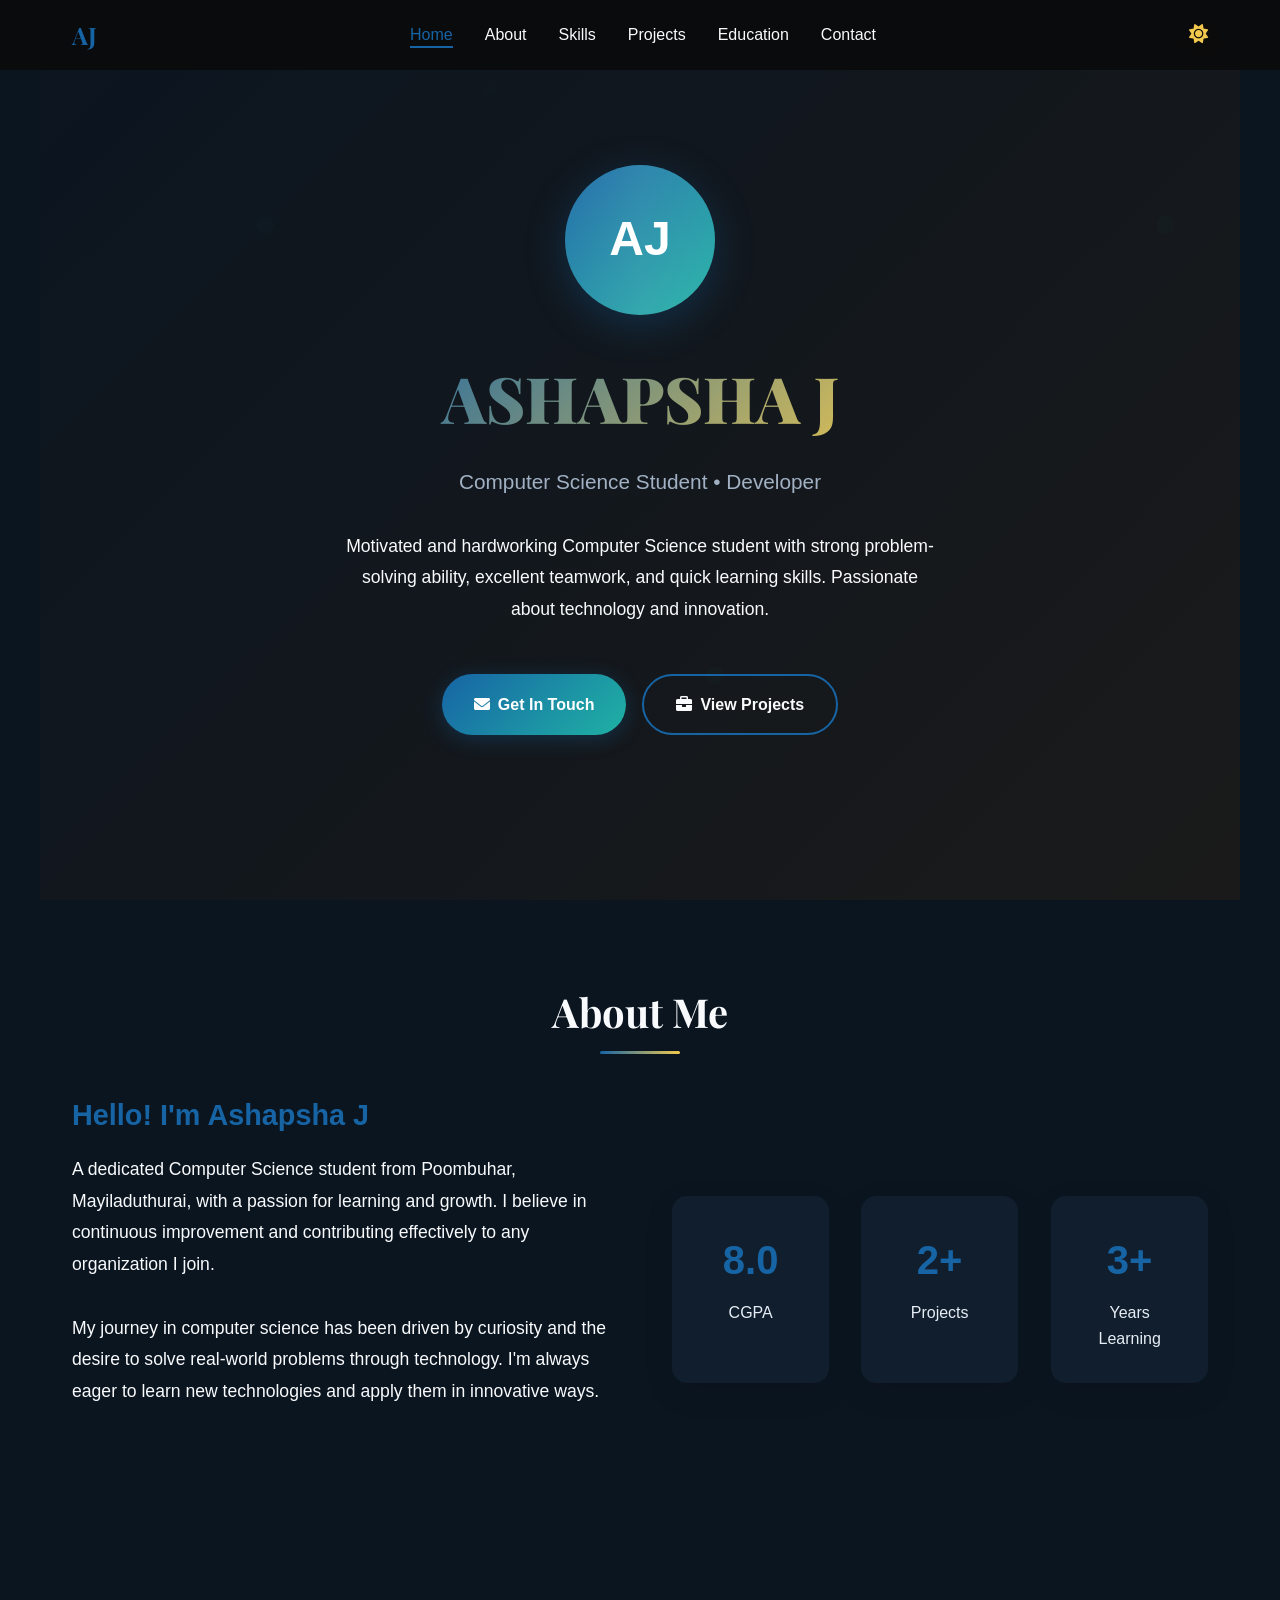
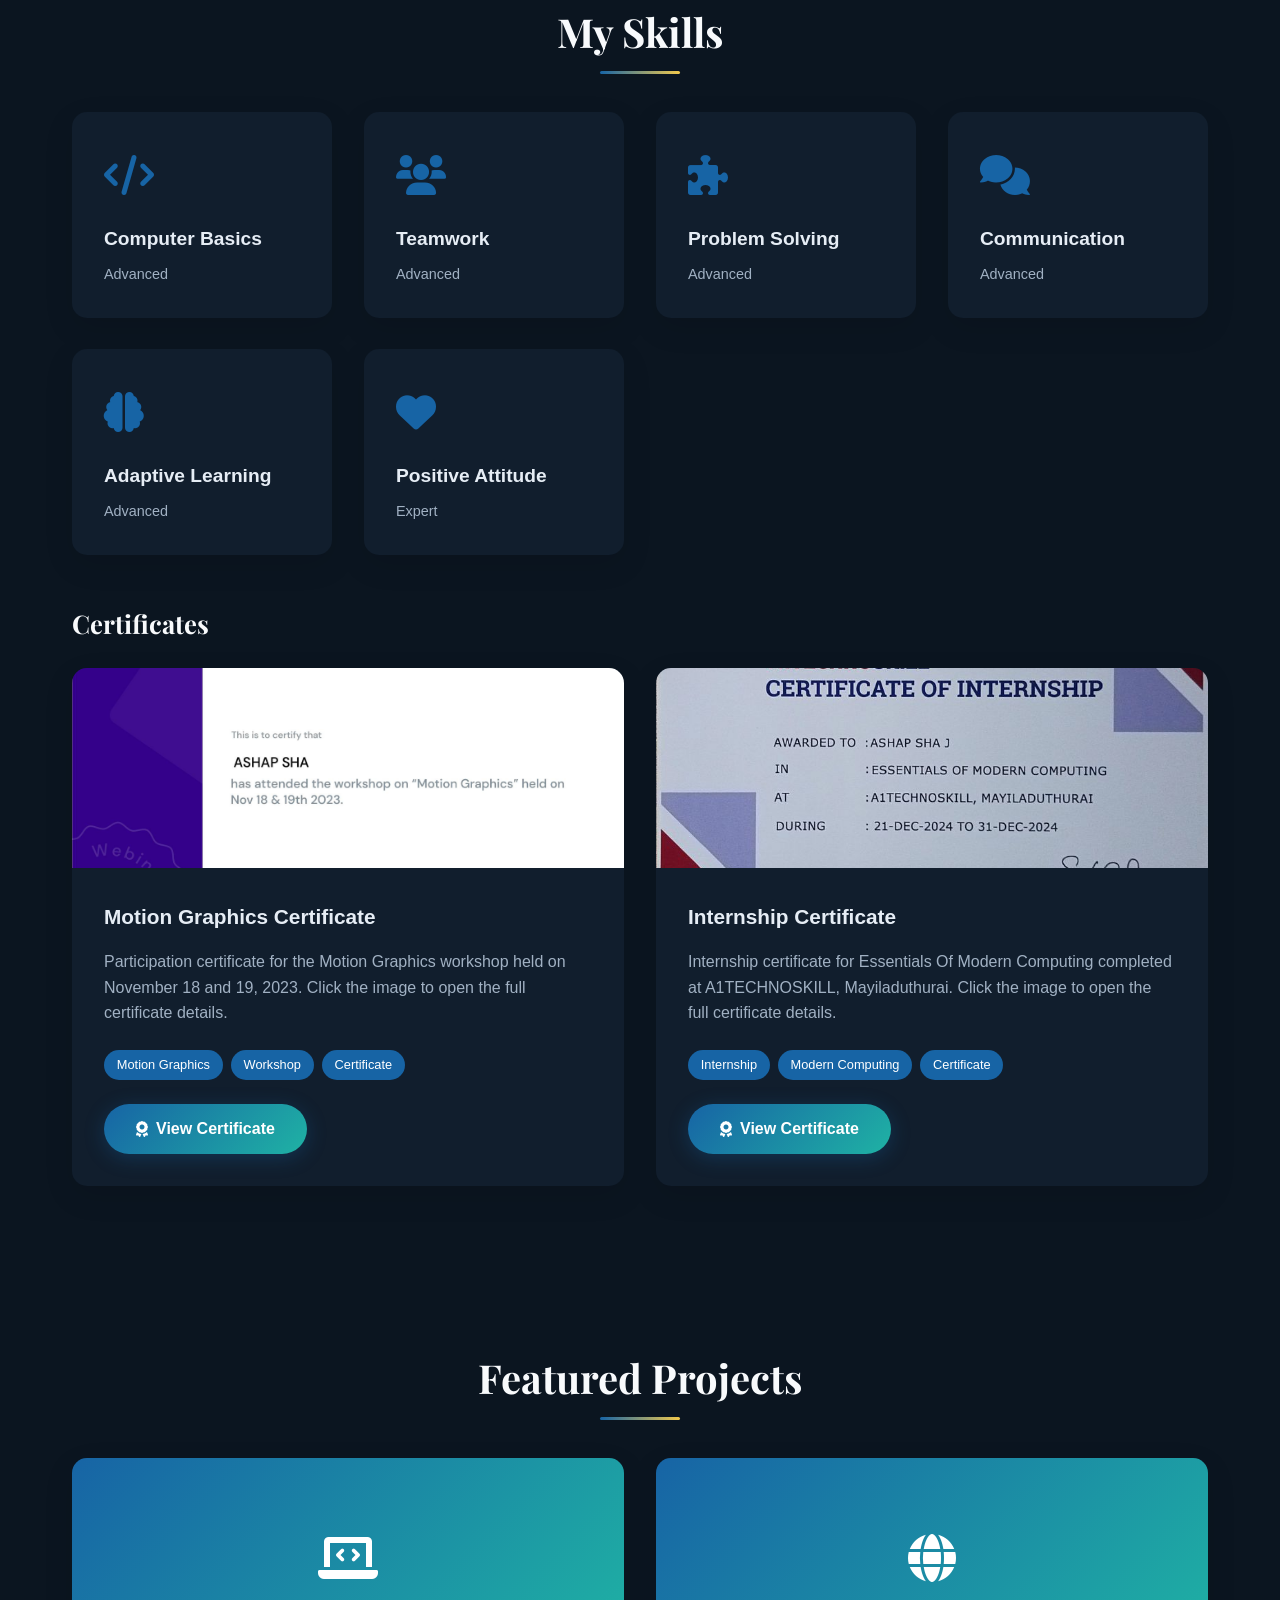
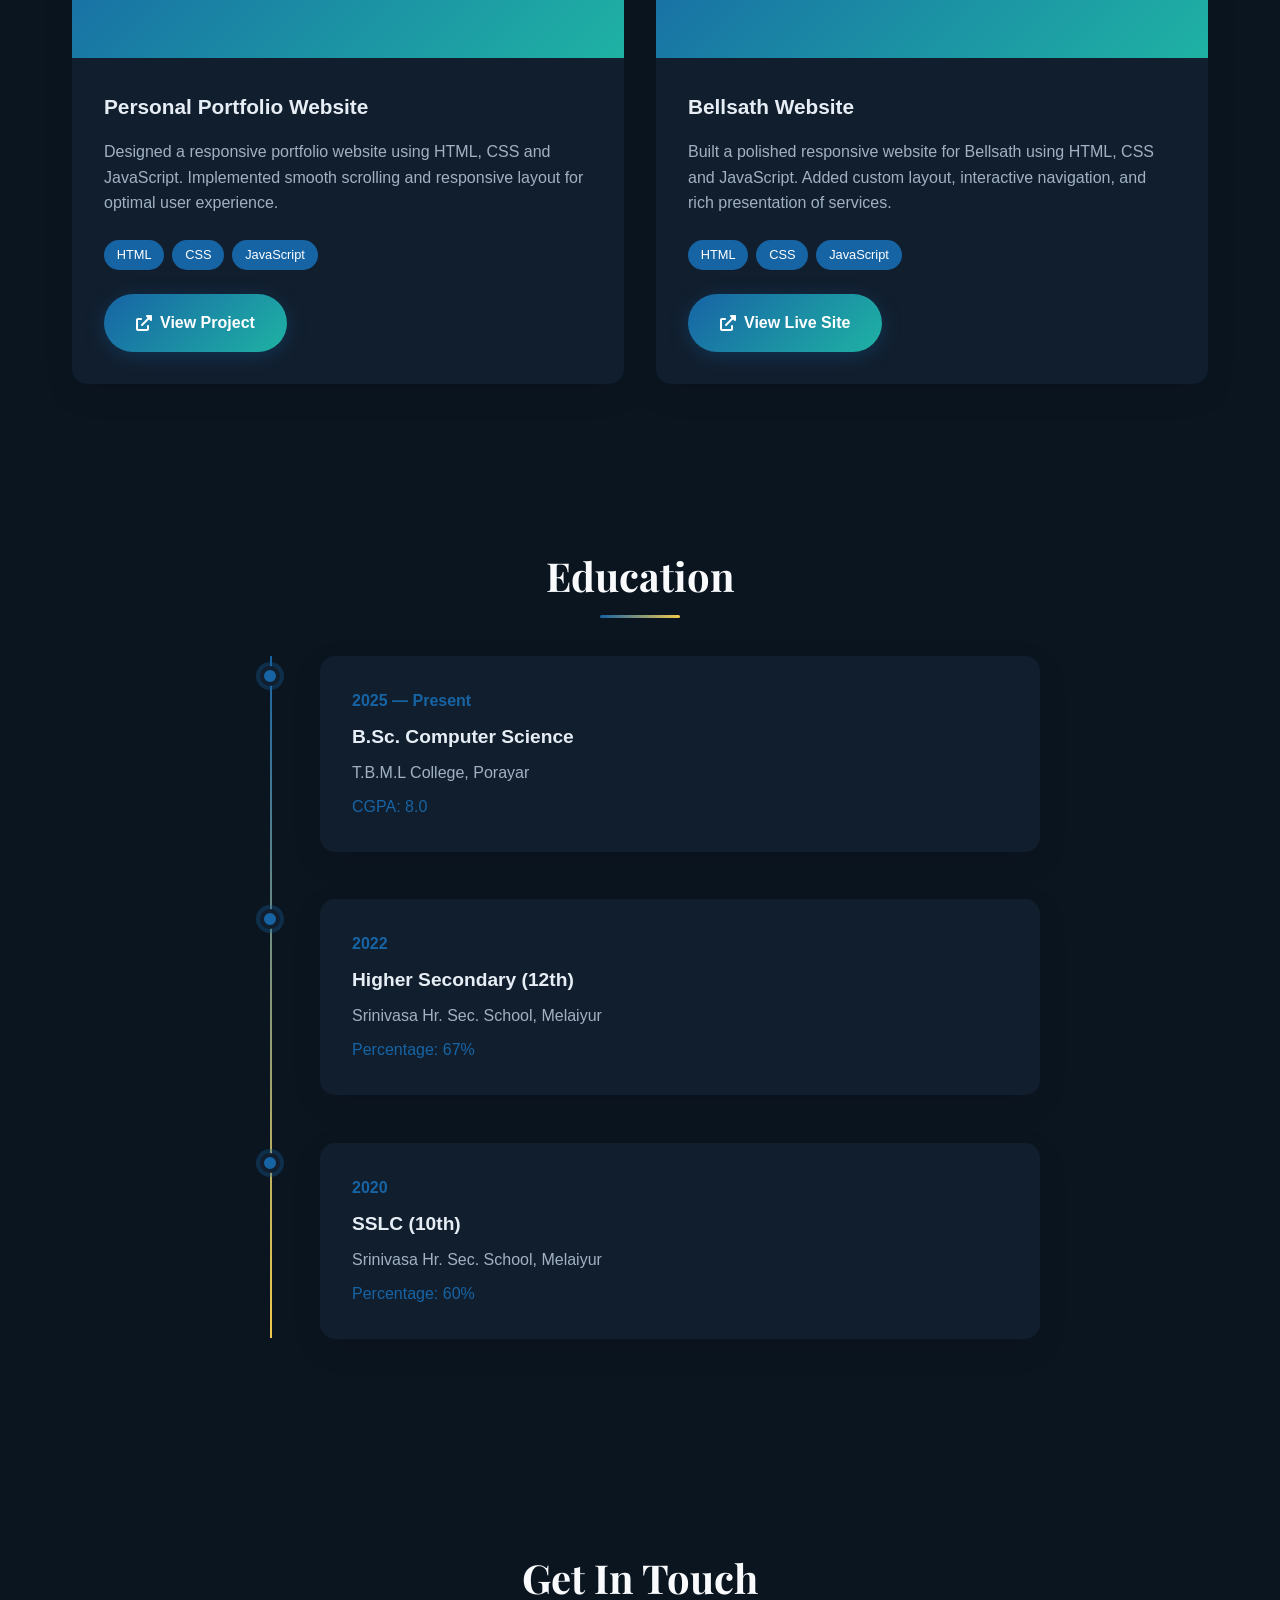
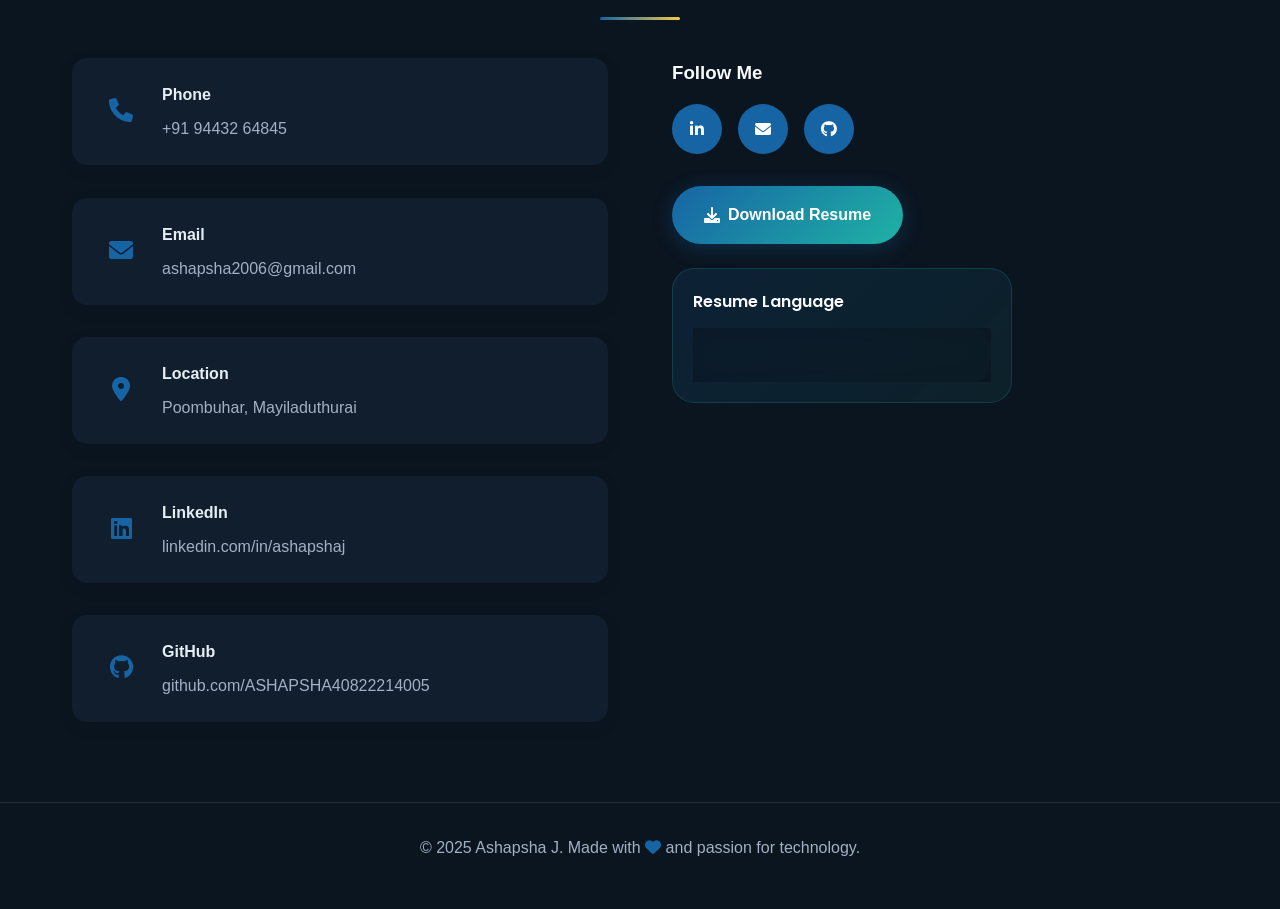
<file: Index.html>
﻿<!doctype html>
<html lang="en" data-theme="dark">
<head>
  <meta charset="utf-8" />
  <meta name="viewport" content="width=device-width, initial-scale=1" />
  <title>Ashapsha Portfolio</title>
  <meta name="description" content="Ashapsha portfolio website. MERN stack developer, projects, skills, and contact information." />
  <meta name="keywords" content="Ashapsha, web developer, portfolio, JavaScript, React, Node.js" />
  <meta name="author" content="Ashapsha" />
  <link href="https://fonts.googleapis.com/css2?family=Poppins:wght@300;400;500;600;700;800&family=Playfair+Display:wght@400;700&display=swap" rel="stylesheet">
  <link rel="stylesheet" href="https://cdnjs.cloudflare.com/ajax/libs/font-awesome/6.0.0/css/all.min.css">
  <link rel="stylesheet" href="styles.css">
</head>
<body>
  <!-- Navigation -->
  <nav id="navbar">
    <div class="nav-container">
      <div class="logo">AJ</div>
      <button
        class="menu-toggle"
        id="menuToggle"
        type="button"
        aria-label="Open navigation menu"
        aria-expanded="false"
        aria-controls="primaryNavigation"
      >
        <span></span>
        <span></span>
        <span></span>
      </button>
      <ul class="nav-links" id="primaryNavigation">
        <li><a href="#home" class="active" data-i18n="nav.home">Home</a></li>
        <li><a href="#about" data-i18n="nav.about">About</a></li>
        <li><a href="#skills" data-i18n="nav.skills">Skills</a></li>
        <li><a href="#projects" data-i18n="nav.projects">Projects</a></li>
        <li><a href="#education" data-i18n="nav.education">Education</a></li>
        <li><a href="#contact" data-i18n="nav.contact">Contact</a></li>
      </ul>
      <div class="nav-actions">
        <button class="theme-toggle" id="themeToggle">
          <i class="fas fa-moon"></i>
        </button>
      </div>
    </div>
  </nav>

  <!-- Hero Section -->
  <section id="home" class="hero">
    <div class="hero-content">
      <div class="hero-avatar">AJ</div>
      <h1>ASHAPSHA J</h1>
      <div class="hero-subtitle" data-i18n="hero.subtitle">Computer Science Student • Developer</div>
      <p class="hero-description" data-i18n="hero.description">
        Motivated and hardworking Computer Science student with strong problem-solving ability,
        excellent teamwork, and quick learning skills. Passionate about technology and innovation.
      </p>
      <div class="hero-buttons">
        <a href="#contact" class="btn btn-primary">
          <i class="fas fa-envelope"></i> <span data-i18n="hero.ctaContact">Get In Touch</span>
        </a>
        <a href="#projects" class="btn btn-secondary">
          <i class="fas fa-briefcase"></i> <span data-i18n="hero.ctaProjects">View Projects</span>
        </a>
      </div>
    </div>
  </section>

  <!-- About Section -->
  <section id="about" class="fade-in">
    <h2 class="section-title" data-i18n="about.title">About Me</h2>
    <div class="about-content">
      <div class="about-text">
        <h3 data-i18n="about.heading">Hello! I'm Ashapsha J</h3>
        <p data-i18n="about.p1">
          A dedicated Computer Science student from Poombuhar, Mayiladuthurai, with a passion for
          learning and growth. I believe in continuous improvement and contributing effectively to
          any organization I join.
        </p>
        <p data-i18n="about.p2">
          My journey in computer science has been driven by curiosity and the desire to solve
          real-world problems through technology. I'm always eager to learn new technologies
          and apply them in innovative ways.
        </p>
      </div>
      <div class="stats">
        <div class="stat-card">
          <div class="stat-number">8.0</div>
          <div class="stat-label" data-i18n="about.stats.cgpa">CGPA</div>
        </div>
        <div class="stat-card">
          <div class="stat-number">2+</div>
          <div class="stat-label" data-i18n="about.stats.projects">Projects</div>
        </div>
        <div class="stat-card">
          <div class="stat-number">3+</div>
          <div class="stat-label" data-i18n="about.stats.learning">Years Learning</div>
        </div>
      </div>
    </div>
  </section>

  <!-- Skills Section -->
  <section id="skills" class="fade-in">
    <h2 class="section-title" data-i18n="skills.title">My Skills</h2>
    <div class="skills-grid">
      <div class="skill-card">
        <div class="skill-icon"><i class="fas fa-code"></i></div>
        <div class="skill-name" data-i18n="skills.items.basics.name">Computer Basics</div>
        <div class="skill-level" data-i18n="skills.items.basics.level">Advanced</div>
      </div>
      <div class="skill-card">
        <div class="skill-icon"><i class="fas fa-users"></i></div>
        <div class="skill-name" data-i18n="skills.items.teamwork.name">Teamwork</div>
        <div class="skill-level" data-i18n="skills.items.teamwork.level">Advanced</div>
      </div>
      <div class="skill-card">
        <div class="skill-icon"><i class="fas fa-puzzle-piece"></i></div>
        <div class="skill-name" data-i18n="skills.items.problemSolving.name">Problem Solving</div>
        <div class="skill-level" data-i18n="skills.items.problemSolving.level">Advanced</div>
      </div>
      <div class="skill-card">
        <div class="skill-icon"><i class="fas fa-comments"></i></div>
        <div class="skill-name" data-i18n="skills.items.communication.name">Communication</div>
        <div class="skill-level" data-i18n="skills.items.communication.level">Advanced</div>
      </div>
      <div class="skill-card">
        <div class="skill-icon"><i class="fas fa-brain"></i></div>
        <div class="skill-name" data-i18n="skills.items.adaptive.name">Adaptive Learning</div>
        <div class="skill-level" data-i18n="skills.items.adaptive.level">Advanced</div>
      </div>
      <div class="skill-card">
        <div class="skill-icon"><i class="fas fa-heart"></i></div>
        <div class="skill-name" data-i18n="skills.items.positive.name">Positive Attitude</div>
        <div class="skill-level" data-i18n="skills.items.positive.level">Expert</div>
      </div>
    </div>
    <div class="certificates-section">
      <h3 class="certificates-title" data-i18n="certificates.title">Certificates</h3>
      <div class="projects-grid certificates-grid">
        <div class="project-card certificate-card">
          <button
            type="button"
            class="project-image project-image-button"
            id="certificatePreview"
            aria-label="Open Motion Graphics certificate details"
            data-certificate-open
            data-certificate-image="motion-graphics-certificate.jpg"
            data-certificate-image-alt="Motion Graphics certificate full view"
            data-certificate-label-key="certificates.motion.label"
            data-certificate-title-key="certificates.motion.title"
            data-certificate-text-key="certificates.motion.modalText"
            data-certificate-name="Ashapsha J"
            data-certificate-event-key="certificates.motion.event"
            data-certificate-date="November 18-19, 2023"
            data-certificate-issued="GUVI / Zen Class"
            data-certificate-recognition-key="certificates.motion.recognition"
          >
            <img src="motion-graphics-certificate.jpg" alt="Motion Graphics certificate for Ashapsha J">
          </button>
          <div class="project-content">
            <h3 class="project-title" data-i18n="certificates.motion.cardTitle">Motion Graphics Certificate</h3>
            <p class="project-description" data-i18n="certificates.motion.cardDescription">
              Participation certificate for the Motion Graphics workshop held on November 18 and 19, 2023.
              Click the image to open the full certificate details.
            </p>
            <div class="project-tech">
              <span class="tech-tag" data-i18n="certificates.motion.tag1">Motion Graphics</span>
              <span class="tech-tag" data-i18n="certificates.motion.tag2">Workshop</span>
              <span class="tech-tag" data-i18n="certificates.common.tagCertificate">Certificate</span>
            </div>
            <button
              type="button"
              class="btn btn-primary"
              data-certificate-open
              data-certificate-image="motion-graphics-certificate.jpg"
              data-certificate-image-alt="Motion Graphics certificate full view"
              data-certificate-label-key="certificates.motion.label"
              data-certificate-title-key="certificates.motion.title"
              data-certificate-text-key="certificates.motion.modalText"
              data-certificate-name="Ashapsha J"
              data-certificate-event-key="certificates.motion.event"
              data-certificate-date="November 18-19, 2023"
              data-certificate-issued="GUVI / Zen Class"
              data-certificate-recognition-key="certificates.motion.recognition"
            >
              <i class="fas fa-award"></i> <span data-i18n="certificates.common.view">View Certificate</span>
            </button>
          </div>
        </div>
        <div class="project-card certificate-card">
          <button
            type="button"
            class="project-image project-image-button"
            aria-label="Open internship certificate details"
            data-certificate-open
            data-certificate-image="aitechnoskill-internship-certificate.png"
            data-certificate-image-alt="AITECHNOSKILL internship certificate full view"
            data-certificate-label-key="certificates.internship.label"
            data-certificate-title-key="certificates.internship.title"
            data-certificate-text-key="certificates.internship.modalText"
            data-certificate-name="Ashap Sha J"
            data-certificate-event-key="certificates.internship.event"
            data-certificate-date="December 21-31, 2024"
            data-certificate-issued="A1TECHNOSKILL, Mayiladuthurai"
            data-certificate-recognition-key="certificates.internship.recognition"
          >
            <img src="aitechnoskill-internship-certificate.png" alt="AITECHNOSKILL internship certificate for Ashap Sha J">
          </button>
          <div class="project-content">
            <h3 class="project-title" data-i18n="certificates.internship.cardTitle">Internship Certificate</h3>
            <p class="project-description" data-i18n="certificates.internship.cardDescription">
              Internship certificate for Essentials Of Modern Computing completed at A1TECHNOSKILL, Mayiladuthurai.
              Click the image to open the full certificate details.
            </p>
            <div class="project-tech">
              <span class="tech-tag" data-i18n="certificates.internship.tag1">Internship</span>
              <span class="tech-tag" data-i18n="certificates.internship.tag2">Modern Computing</span>
              <span class="tech-tag" data-i18n="certificates.common.tagCertificate">Certificate</span>
            </div>
            <button
              type="button"
              class="btn btn-primary"
              data-certificate-open
              data-certificate-image="aitechnoskill-internship-certificate.png"
              data-certificate-image-alt="AITECHNOSKILL internship certificate full view"
              data-certificate-label-key="certificates.internship.label"
              data-certificate-title-key="certificates.internship.title"
              data-certificate-text-key="certificates.internship.modalText"
              data-certificate-name="Ashap Sha J"
              data-certificate-event-key="certificates.internship.event"
              data-certificate-date="December 21-31, 2024"
              data-certificate-issued="A1TECHNOSKILL, Mayiladuthurai"
              data-certificate-recognition-key="certificates.internship.recognition"
            >
              <i class="fas fa-award"></i> <span data-i18n="certificates.common.view">View Certificate</span>
            </button>
          </div>
        </div>
      </div>
    </div>
  </section>

  <!-- Projects Section -->
  <section id="projects" class="fade-in">
    <h2 class="section-title" data-i18n="projects.title">Featured Projects</h2>
    <div class="projects-grid">
      <div class="project-card">
        <div class="project-image">
          <i class="fas fa-laptop-code"></i>
        </div>
        <div class="project-content">
          <h3 class="project-title" data-i18n="projects.portfolio.title">Personal Portfolio Website</h3>
          <p class="project-description" data-i18n="projects.portfolio.description">
            Designed a responsive portfolio website using HTML, CSS and JavaScript.
            Implemented smooth scrolling and responsive layout for optimal user experience.
          </p>
          <div class="project-tech">
            <span class="tech-tag">HTML</span>
            <span class="tech-tag">CSS</span>
            <span class="tech-tag">JavaScript</span>
          </div>
          <a href="#" class="btn btn-primary">
            <i class="fas fa-external-link-alt"></i> <span data-i18n="projects.portfolio.cta">View Project</span>
          </a>
        </div>
      </div>
      <div class="project-card">
        <div class="project-image">
          <i class="fas fa-globe"></i>
        </div>
        <div class="project-content">
          <h3 class="project-title" data-i18n="projects.bellsath.title">Bellsath Website</h3>
          <p class="project-description" data-i18n="projects.bellsath.description">
            Built a polished responsive website for Bellsath using HTML, CSS and JavaScript.
            Added custom layout, interactive navigation, and rich presentation of services.
          </p>
          <div class="project-tech">
            <span class="tech-tag">HTML</span>
            <span class="tech-tag">CSS</span>
            <span class="tech-tag">JavaScript</span>
          </div>
          <a href="https://bellsath.netlify.app/" target="_blank" rel="noreferrer" class="btn btn-primary">
            <i class="fas fa-external-link-alt"></i> <span data-i18n="projects.bellsath.cta">View Live Site</span>
          </a>
        </div>
      </div>
    </div>
  </section>

  <!-- Education Section -->
  <section id="education" class="fade-in">
    <h2 class="section-title" data-i18n="education.title">Education</h2>
    <div class="education-timeline">
      <div class="education-item">
        <div class="education-marker"></div>
        <div class="education-content">
          <div class="education-year" data-i18n="education.college.year">2025 — Present</div>
          <div class="education-degree" data-i18n="education.college.degree">B.Sc. Computer Science </div>
          <div class="education-school" data-i18n="education.college.school">T.B.M.L College, Porayar</div>
          <div class="education-grade" data-i18n="education.college.grade">CGPA: 8.0</div>
        </div>
      </div>
      <div class="education-item">
        <div class="education-marker"></div>
        <div class="education-content">
          <div class="education-year">2022</div>
          <div class="education-degree" data-i18n="education.higher.degree">Higher Secondary (12th)</div>
          <div class="education-school" data-i18n="education.higher.school">Srinivasa Hr. Sec. School, Melaiyur</div>
          <div class="education-grade" data-i18n="education.higher.grade">Percentage: 67%</div>
        </div>
      </div>
      <div class="education-item">
        <div class="education-marker"></div>
        <div class="education-content">
          <div class="education-year">2020</div>
          <div class="education-degree" data-i18n="education.sslc.degree">SSLC (10th)</div>
          <div class="education-school" data-i18n="education.sslc.school">Srinivasa Hr. Sec. School, Melaiyur</div>
          <div class="education-grade" data-i18n="education.sslc.grade">Percentage: 60%</div>
        </div>
      </div>
    </div>
  </section>

  <!-- Contact Section -->
  <section id="contact" class="fade-in">
    <h2 class="section-title" data-i18n="contact.title">Get In Touch</h2>
    <div class="contact-content">
      <div class="contact-info">
        <div class="contact-item">
          <div class="contact-icon">
            <i class="fas fa-phone"></i>
          </div>
          <div class="contact-details">
            <h4 data-i18n="contact.items.phone">Phone</h4>
            <p>+91 94432 64845</p>
          </div>
        </div>
        <div class="contact-item">
          <div class="contact-icon">
            <i class="fas fa-envelope"></i>
          </div>
          <div class="contact-details">
            <h4 data-i18n="contact.items.email">Email</h4>
            <p>ashapsha2006@gmail.com</p>
          </div>
        </div>
        <div class="contact-item">
          <div class="contact-icon">
            <i class="fas fa-map-marker-alt"></i>
          </div>
          <div class="contact-details">
            <h4 data-i18n="contact.items.location">Location</h4>
            <p>Poombuhar, Mayiladuthurai</p>
          </div>
        </div>
        <div class="contact-item">
          <div class="contact-icon">
            <i class="fab fa-linkedin"></i>
          </div>
          <div class="contact-details">
            <h4 data-i18n="contact.items.linkedin">LinkedIn</h4>
            <p>linkedin.com/in/ashapshaj</p>
          </div>
        </div>
        <div class="contact-item">
          <div class="contact-icon">
            <i class="fab fa-github"></i>
          </div>
          <div class="contact-details">
            <h4 data-i18n="contact.items.github">GitHub</h4>
            <p>github.com/ASHAPSHA40822214005</p>
          </div>
        </div>
      </div>
      <div>
        <h3 style="margin-bottom: 1rem; color: var(--text-light);" data-i18n="contact.follow">Follow Me</h3>
        <div class="social-links">
          <a href="https://linkedin.com/in/ashapshaj" class="social-link">
            <i class="fab fa-linkedin-in"></i>
          </a>
          <a href="mailto:ashapsha2006@gmail.com" class="social-link">
            <i class="fas fa-envelope"></i>
          </a>
          <a href="https://github.com/ASHAPSHA40822214005" class="social-link" target="_blank" rel="noreferrer">
            <i class="fab fa-github"></i>
          </a>
        </div>
        <div class="contact-actions">
          <a href="Ashapsha_Resume.pdf" download class="btn btn-primary">
            <i class="fas fa-download"></i> <span data-i18n="contact.download">Download Resume</span>
          </a>
          <div class="language-panel">
            <div class="language-panel-title" data-i18n="contact.languageTitle">Resume Language</div>
            <label class="language-switcher language-switcher-contact" for="languageSelect">
              <i class="fas fa-language"></i>
              <select id="languageSelect" aria-label="Select language">
                <option value="en">English</option>
                <option value="ta">Tamil</option>
                <option value="hi">Hindi</option>
                <option value="es">Spanish</option>
                <option value="fr">French</option>
                <option value="de">German</option>
                <option value="ar">Arabic</option>
              </select>
            </label>
          </div>
        </div>
      </div>
    </div>
  </section>

  <!-- Footer -->
  <footer>
    <div class="footer-content">
      <p class="footer-text" data-i18n="footer.text">
        © 2025 Ashapsha J. Made with <i class="fas fa-heart" style="color: var(--primary);"></i> and passion for technology.
      </p>
    </div>
  </footer>

  <div class="certificate-modal" id="certificateModal" aria-hidden="true">
    <div class="certificate-modal-backdrop" data-certificate-close></div>
    <div class="certificate-modal-dialog" role="dialog" aria-modal="true" aria-labelledby="certificateTitle">
      <button type="button" class="certificate-modal-close" data-certificate-close aria-label="Close certificate details">
        <i class="fas fa-times"></i>
      </button>
      <div class="certificate-modal-grid">
        <div class="certificate-modal-image">
          <img id="certificateModalImage" src="motion-graphics-certificate.jpg" alt="Motion Graphics certificate full view">
        </div>
        <div class="certificate-modal-content">
          <div class="certificate-modal-label" id="certificateModalLabel">Workshop Certificate</div>
          <h3 id="certificateTitle">Motion Graphics</h3>
          <p class="certificate-modal-text" id="certificateModalText">
            This certificate confirms that Ashapsha J participated in the Motion Graphics workshop
            held on November 18 and November 19, 2023.
          </p>
          <div class="certificate-modal-details">
            <div><strong data-i18n="certificates.common.name">Name</strong>: <span id="certificateModalName">Ashapsha J</span></div>
            <div><strong data-i18n="certificates.common.event">Event</strong>: <span id="certificateModalEvent">Motion Graphics Workshop</span></div>
            <div><strong data-i18n="certificates.common.date">Date</strong>: <span id="certificateModalDate">November 18-19, 2023</span></div>
            <div><strong data-i18n="certificates.common.issued">Issued by</strong>: <span id="certificateModalIssued">GUVI / Zen Class</span></div>
            <div><strong data-i18n="certificates.common.recognition">Recognition</strong>: <span id="certificateModalRecognition">Certificate of Participation</span></div>
          </div>
        </div>
      </div>
    </div>
  </div>

  <script src="script.js"></script>
</body>
</html>
</file>
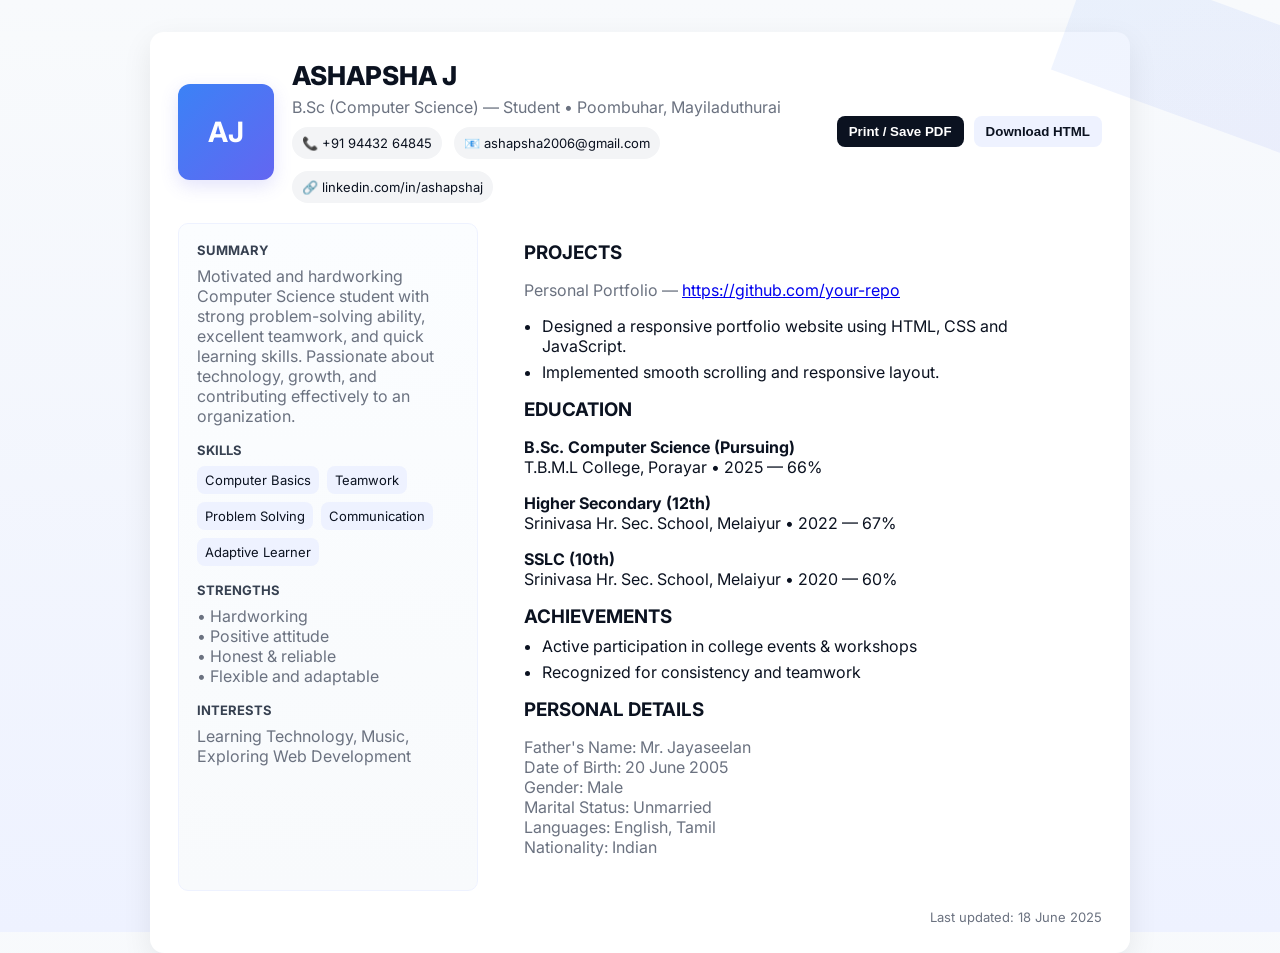
<file: resume.html>
<!doctype html>
<html lang="en">
<head>
  <meta charset="utf-8" />
  <meta name="viewport" content="width=device-width, initial-scale=1" />
  <title>Ashapsha J — Resume</title>
  <link href="https://fonts.googleapis.com/css2?family=Inter:wght@300;400;600;700;800&display=swap" rel="stylesheet">
  <style>
    :root{
      --bg: #0f1724;
      --card: #ffffff;
      --muted:#6b7280;
      --accent1: linear-gradient(135deg,#3b82f6 0%,#6366f1 100%);
      --accent2: #0ea5a4;
      --soft: #f3f4f6;
    }
    *{box-sizing:border-box}
    html,body{height:100%;margin:0;font-family:Inter,system-ui,-apple-system,Segoe UI,Roboto,'Helvetica Neue',Arial;color:#0b1220;background:linear-gradient(180deg,#f8fafc 0%,#eef2ff 100%);}

    .container{max-width:980px;margin:32px auto;padding:28px;background:var(--card);border-radius:14px;box-shadow:0 10px 30px rgba(2,6,23,0.08);overflow:hidden}

    /* Header */
    header{display:flex;gap:18px;align-items:center}
    .avatar{width:96px;height:96px;border-radius:12px;background:var(--accent1);display:flex;align-items:center;justify-content:center;color:#fff;font-weight:700;font-size:28px;box-shadow:0 6px 18px rgba(99,102,241,0.18)}
    .head-info{flex:1}
    .name{font-size:26px;font-weight:800;margin:0;color:#0b1220}
    .subtitle{color:var(--muted);margin-top:6px}

    .contact{display:flex;gap:12px;margin-top:10px;flex-wrap:wrap}
    .chip{display:inline-flex;align-items:center;gap:8px;padding:8px 10px;border-radius:999px;background:#f3f4f6;color:#0b1220;font-size:13px}

    /* Layout */
    .main{display:grid;grid-template-columns:300px 1fr;gap:28px;margin-top:20px}
    /* Left column */
    .left{padding:18px;border-radius:10px;background:linear-gradient(180deg,#fbfdff 0%,#f8fafc 100%);border:1px solid #eef2ff}
    .section-title{font-size:13px;font-weight:700;color:#374151;margin-bottom:8px}
    .skills{display:flex;flex-wrap:wrap;gap:8px}
    .skill{background:#eef2ff;padding:6px 8px;border-radius:8px;font-size:13px}

    .meta{font-size:14px;color:#374151}
    .meta strong{display:block;color:#111827}

    /* Right column */
    .right{padding:18px}
    .card{margin-bottom:16px}
    .card h3{margin:0 0 8px 0;color:#0b1220}
    .muted{color:var(--muted)}

    /* Projects and bullets */
    ul{padding-left:18px;margin:8px 0}
    li{margin:6px 0}

    /* Decorative diagonal ribbon */
    .ribbon{position:absolute;right:-160px;top:18px;width:380px;height:120px;background:var(--accent1);transform:rotate(20deg);opacity:0.08}

    /* Buttons */
    .controls{display:flex;gap:10px;margin-left:auto}
    .btn{border:0;padding:8px 12px;border-radius:8px;background:#0b1220;color:#fff;font-weight:600;cursor:pointer}
    .btn.light{background:#eef2ff;color:#0b1220}

    /* Footer */
    footer{display:flex;justify-content:flex-end;color:var(--muted);margin-top:18px;font-size:13px}

    /* Responsive */
    @media (max-width:800px){.main{grid-template-columns:1fr}.left{order:2}.right{order:1}.avatar{width:72px;height:72px}}

    /* small animations */
    .fade-up{transform:translateY(6px);opacity:0;animation:up .6s forwards}
    @keyframes up{to{transform:none;opacity:1}}

    /* print styles */
    @media print{
      body{background:white}
      .container{box-shadow:none;border-radius:0}
      .controls, .ribbon{display:none}
    }
  </style>
</head>
<body>
  <div class="container" id="resume">
    <div class="ribbon" aria-hidden="true"></div>
    <header>
      <div class="avatar">AJ</div>
      <div class="head-info">
        <h1 class="name">ASHAPSHA J</h1>
        <div class="subtitle">B.Sc (Computer Science) — Student • Poombuhar, Mayiladuthurai</div>
        <div class="contact">
          <div class="chip">📞 +91 94432 64845</div>
          <div class="chip">📧 ashapsha2006@gmail.com</div>
          <div class="chip">🔗 linkedin.com/in/ashapshaj</div>
        </div>
      </div>
      <div class="controls">
        <button class="btn" id="printBtn">Print / Save PDF</button>
        <button class="btn light" id="downloadBtn">Download HTML</button>
      </div>
    </header>

    <div class="main">
      <aside class="left fade-up">
        <div class="card">
          <div class="section-title">SUMMARY</div>
          <div class="muted">Motivated and hardworking Computer Science student with strong problem-solving ability, excellent teamwork, and quick learning skills. Passionate about technology, growth, and contributing effectively to an organization.</div>
        </div>

        <div class="card">
          <div class="section-title">SKILLS</div>
          <div class="skills">
            <div class="skill">Computer Basics</div>
            <div class="skill">Teamwork</div>
            <div class="skill">Problem Solving</div>
            <div class="skill">Communication</div>
            <div class="skill">Adaptive Learner</div>
          </div>
        </div>

        <div class="card">
          <div class="section-title">STRENGTHS</div>
          <div class="muted">
            • Hardworking<br>• Positive attitude<br>• Honest & reliable<br>• Flexible and adaptable
          </div>
        </div>

        <div class="card">
          <div class="section-title">INTERESTS</div>
          <div class="muted">Learning Technology, Music, Exploring Web Development</div>
        </div>

      </aside>

      <section class="right fade-up">
        <div class="card">
          <h3>PROJECTS</h3>
          <p class="muted">Personal Portfolio — <a href="#">https://github.com/your-repo</a></p>
          <ul>
            <li>Designed a responsive portfolio website using HTML, CSS and JavaScript.</li>
            <li>Implemented smooth scrolling and responsive layout.</li>
          </ul>
        </div>

        <div class="card">
          <h3>EDUCATION</h3>
          <p><strong>B.Sc. Computer Science (Pursuing)</strong><br>T.B.M.L College, Porayar • 2025 — 66%</p>
          <p><strong>Higher Secondary (12th)</strong><br>Srinivasa Hr. Sec. School, Melaiyur • 2022 — 67%</p>
          <p><strong>SSLC (10th)</strong><br>Srinivasa Hr. Sec. School, Melaiyur • 2020 — 60%</p>
        </div>

        <div class="card">
          <h3>ACHIEVEMENTS</h3>
          <ul>
            <li>Active participation in college events & workshops</li>
            <li>Recognized for consistency and teamwork</li>
          </ul>
        </div>

        <div class="card">
          <h3>PERSONAL DETAILS</h3>
          <p class="muted">
            Father's Name: Mr. Jayaseelan<br>
            Date of Birth: 20 June 2005<br>
            Gender: Male<br>
            Marital Status: Unmarried<br>
            Languages: English, Tamil<br>
            Nationality: Indian
          </p>
        </div>

      </section>
    </div>

    <footer>Last updated: 18 June 2025</footer>
  </div>

  <script>
    // Print / Save as PDF
    document.getElementById('printBtn').addEventListener('click', function(){
      window.print();
    });

    // Download HTML
    document.getElementById('downloadBtn').addEventListener('click', function(){
      const html = '<!doctype html>' + document.documentElement.outerHTML;
      const blob = new Blob([html], {type: 'text/html'});
      const url = URL.createObjectURL(blob);
      const a = document.createElement('a');
      a.href = url;
      a.download = 'Ashapsha_Resume.html';
      a.click();
      URL.revokeObjectURL(url);
    });

    // Small entrance animation delay
    document.addEventListener('DOMContentLoaded', ()=>{
      document.querySelectorAll('.fade-up').forEach((el,i)=>{el.style.animationDelay = (i*0.08)+'s'})
    })
  </script>
</body>
</html>
</file>
<file: styles.css>
:root {
  --primary: #1764A5;
  --secondary: #1FB2A4;
  --dark-bg: #0B1520;
  --light-bg: #111E2D;
  --surface: #111E2D;
  --surface-strong: #0D1723;
  --surface-soft: rgba(255, 255, 255, 0.05);
  --hero-end: #1A1A1A;
  --nav-bg: rgba(10, 10, 10, 0.85);
  --nav-bg-scrolled: rgba(10, 10, 10, 0.95);
  --footer-border: rgba(255, 255, 255, 0.1);
  --accent: #F2C94C;
  --text-light: #F8FAFC;
  --text-dark: #E6EDF5;
  --gray: #A1B1C3;
  --shadow: rgba(23, 100, 165, 0.32);
}

[data-theme="light"] {
  --primary: #1764A5;
  --secondary: #1FB2A4;
  --dark-bg: #F4F7FB;
  --light-bg: #FFFFFF;
  --surface: #FFFFFF;
  --surface-strong: #E3E8EF;
  --surface-soft: rgba(23, 100, 165, 0.08);
  --hero-end: #E6EEF7;
  --nav-bg: rgba(255, 255, 255, 0.92);
  --nav-bg-scrolled: rgba(255, 255, 255, 0.98);
  --footer-border: rgba(15, 23, 42, 0.08);
  --accent: #F2C94C;
  --text-light: #102A43;
  --text-dark: #334E68;
  --gray: #6B7B8C;
  --shadow: rgba(23, 100, 165, 0.12);
}

* {
  margin: 0;
  padding: 0;
  box-sizing: border-box;
}

html {
  scroll-behavior: smooth;
}

body {
  font-family: 'Inter', sans-serif;
  background: var(--dark-bg);
  color: var(--text-light);
  line-height: 1.6;
  overflow-x: hidden;
  opacity: 0;
  transition: opacity 0.4s ease;
}

/* Navigation */
nav {
  position: fixed;
  top: 0;
  width: 100%;
  background: var(--nav-bg);
  backdrop-filter: blur(10px);
  z-index: 1000;
  padding: 1rem 0;
  transition: all 0.3s ease;
}

nav.scrolled {
  background: var(--nav-bg-scrolled);
  box-shadow: 0 2px 20px var(--shadow);
}

.nav-container {
  max-width: 1200px;
  margin: 0 auto;
  padding: 0 2rem;
  display: flex;
  justify-content: space-between;
  align-items: center;
}

.logo {
  font-size: 1.5rem;
  font-weight: 700;
  color: var(--primary);
  font-family: 'Playfair Display', serif;
}

.nav-links {
  display: flex;
  list-style: none;
  gap: 2rem;
}

.nav-actions {
  display: flex;
  align-items: center;
  gap: 0.85rem;
}

.menu-toggle {
  display: none;
  width: 52px;
  height: 52px;
  border: 1px solid rgba(255, 255, 255, 0.14);
  border-radius: 18px;
  background: rgba(255, 255, 255, 0.06);
  color: var(--text-light);
  cursor: pointer;
  align-items: center;
  justify-content: center;
  gap: 5px;
  flex-direction: column;
  backdrop-filter: blur(14px);
  transition: transform 0.25s ease, border-color 0.25s ease, background 0.25s ease;
}

.menu-toggle:hover {
  transform: translateY(-1px);
  border-color: rgba(31, 178, 164, 0.4);
}

.menu-toggle span {
  width: 22px;
  height: 2px;
  border-radius: 999px;
  background: currentColor;
  transition: transform 0.25s ease, opacity 0.25s ease;
}

.menu-toggle.active span:nth-child(1) {
  transform: translateY(7px) rotate(45deg);
}

.menu-toggle.active span:nth-child(2) {
  opacity: 0;
}

.menu-toggle.active span:nth-child(3) {
  transform: translateY(-7px) rotate(-45deg);
}

.language-switcher {
  display: inline-flex;
  align-items: center;
  gap: 0.65rem;
  width: 100%;
  padding: 0.9rem 1rem;
  border-radius: 18px;
  background: rgba(255, 255, 255, 0.04);
  border: 1px solid rgba(255, 255, 255, 0.1);
  color: var(--text-light);
  backdrop-filter: blur(14px);
}

.language-switcher i {
  color: var(--accent);
}

.language-switcher select {
  border: none;
  background: transparent;
  color: var(--text-light);
  font-family: 'Poppins', sans-serif;
  font-size: 1rem;
  width: 100%;
  cursor: pointer;
  outline: none;
  appearance: none;
}

.language-switcher option {
  color: #F8FAFC;
  background: #0D1723;
}

.nav-links a {
  color: var(--text-light);
  text-decoration: none;
  font-weight: 500;
  transition: color 0.3s ease;
  position: relative;
}

.nav-links a:hover,
.nav-links a.active {
  color: var(--primary);
}

.nav-links a::after {
  content: '';
  position: absolute;
  bottom: -5px;
  left: 0;
  width: 0;
  height: 2px;
  background: var(--primary);
  transition: width 0.3s ease;
}

.nav-links a:hover::after,
.nav-links a.active::after {
  width: 100%;
}

.theme-toggle {
  background: none;
  border: none;
  color: var(--text-light);
  font-size: 1.2rem;
  cursor: pointer;
  transition: color 0.3s ease;
}

.theme-toggle .fa-sun {
  color: #F2C94C;
}

.theme-toggle .fa-moon {
  color: #8AA9C5;
}

.theme-toggle:hover {
  color: var(--primary);
}

/* Hero Section */
.hero {
  min-height: 100vh;
  display: flex;
  align-items: center;
  justify-content: center;
  background: linear-gradient(135deg, var(--dark-bg) 0%, var(--hero-end) 100%);
  position: relative;
  overflow: hidden;
}

.hero::before {
  content: '';
  position: absolute;
  top: 0;
  left: 0;
  width: 100%;
  height: 100%;
  background: url('data:image/svg+xml,<svg xmlns="http://www.w3.org/2000/svg" viewBox="0 0 100 100"><defs><pattern id="grain" width="100" height="100" patternUnits="userSpaceOnUse"><circle cx="25" cy="25" r="1" fill="rgba(31,178,164,0.12)"/><circle cx="75" cy="75" r="1" fill="rgba(31,178,164,0.12)"/><circle cx="50" cy="10" r="0.5" fill="rgba(31,178,164,0.08)"/></pattern></defs><rect width="100" height="100" fill="url(%23grain)"/></svg>');
  opacity: 0.14;
}

.hero-content {
  text-align: center;
  z-index: 2;
  max-width: 800px;
  padding: 0 2rem;
}

.hero-avatar {
  width: 150px;
  height: 150px;
  border-radius: 50%;
  background: linear-gradient(135deg, var(--primary), var(--secondary));
  display: flex;
  align-items: center;
  justify-content: center;
  color: white;
  font-size: 3rem;
  font-weight: 700;
  margin: 0 auto 2rem;
  box-shadow: 0 10px 40px var(--shadow);
  position: relative;
  overflow: hidden;
}

.hero-avatar::before {
  content: '';
  position: absolute;
  top: -50%;
  left: -50%;
  width: 200%;
  height: 200%;
  background: linear-gradient(45deg, transparent, rgba(255,255,255,0.1), transparent);
  transform: rotate(45deg);
  animation: shine 3s infinite;
}

@keyframes shine {
  0% { transform: translateX(-100%) translateY(-100%) rotate(45deg); }
  100% { transform: translateX(100%) translateY(100%) rotate(45deg); }
}

.hero h1 {
  font-size: 4rem;
  font-weight: 900;
  margin-bottom: 1rem;
  background: linear-gradient(135deg, var(--primary), var(--accent));
  -webkit-background-clip: text;
  -webkit-text-fill-color: transparent;
  background-clip: text;
  font-family: 'Playfair Display', serif;
}

.hero-subtitle {
  font-size: 1.3rem;
  color: var(--gray);
  margin-bottom: 2rem;
  font-weight: 300;
}

.hero-description {
  font-size: 1.1rem;
  margin-bottom: 3rem;
  max-width: 600px;
  margin-left: auto;
  margin-right: auto;
  line-height: 1.8;
}

.hero-buttons {
  display: flex;
  gap: 1rem;
  justify-content: center;
  flex-wrap: wrap;
}

.btn {
  padding: 1rem 2rem;
  border: none;
  border-radius: 50px;
  font-size: 1rem;
  font-weight: 600;
  cursor: pointer;
  transition: all 0.3s ease;
  text-decoration: none;
  display: inline-flex;
  align-items: center;
  gap: 0.5rem;
  position: relative;
  overflow: hidden;
}

.btn-primary {
  background: linear-gradient(135deg, var(--primary), var(--secondary));
  color: white;
  box-shadow: 0 4px 20px var(--shadow);
}

.btn-primary:hover {
  transform: translateY(-2px);
  box-shadow: 0 8px 30px var(--shadow);
}

.btn-secondary {
  background: transparent;
  color: var(--text-light);
  border: 2px solid var(--primary);
}

.btn-secondary:hover {
  background: var(--primary);
  transform: translateY(-2px);
}

/* Sections */
section {
  padding: 5rem 2rem;
  max-width: 1200px;
  margin: 0 auto;
}

.section-title {
  font-size: 2.5rem;
  font-weight: 700;
  text-align: center;
  margin-bottom: 3rem;
  color: var(--text-light);
  font-family: 'Playfair Display', serif;
  position: relative;
}

.section-title::after {
  content: '';
  position: absolute;
  bottom: -10px;
  left: 50%;
  transform: translateX(-50%);
  width: 80px;
  height: 3px;
  background: linear-gradient(90deg, var(--primary), var(--accent));
  border-radius: 2px;
}

/* About Section */
.about-content {
  display: grid;
  grid-template-columns: 1fr 1fr;
  gap: 4rem;
  align-items: center;
}

.about-text h3 {
  font-size: 1.8rem;
  margin-bottom: 1rem;
  color: var(--primary);
}

.about-text p {
  font-size: 1.1rem;
  line-height: 1.8;
  margin-bottom: 2rem;
}

.stats {
  display: grid;
  grid-template-columns: repeat(auto-fit, minmax(150px, 1fr));
  gap: 2rem;
  margin-top: 3rem;
}

.stat-card {
  background: var(--light-bg);
  padding: 2rem;
  border-radius: 15px;
  text-align: center;
  box-shadow: 0 10px 30px rgba(0,0,0,0.1);
  transition: transform 0.3s ease;
}

.stat-card:hover {
  transform: translateY(-5px);
}

.stat-number {
  font-size: 2.5rem;
  font-weight: 700;
  color: var(--primary);
  margin-bottom: 0.5rem;
}

.stat-label {
  color: var(--text-dark);
  font-weight: 500;
}

/* Skills Section */
.skills-grid {
  display: grid;
  grid-template-columns: repeat(auto-fit, minmax(250px, 1fr));
  gap: 2rem;
}

.skill-card {
  background: var(--light-bg);
  padding: 2rem;
  border-radius: 15px;
  box-shadow: 0 10px 30px rgba(0,0,0,0.1);
  transition: all 0.3s ease;
  position: relative;
  overflow: hidden;
}

.skill-card:hover {
  transform: translateY(-5px);
  box-shadow: 0 20px 40px rgba(0,0,0,0.2);
}

.skill-icon {
  font-size: 2.5rem;
  color: var(--primary);
  margin-bottom: 1rem;
}

.skill-name {
  font-size: 1.2rem;
  font-weight: 600;
  margin-bottom: 0.5rem;
  color: var(--text-dark);
}

.skill-level {
  color: var(--gray);
  font-size: 0.9rem;
}

.certificates-section {
  margin-top: 3rem;
}

.certificates-title {
  margin-bottom: 1.5rem;
  font-size: 1.6rem;
  color: var(--text-light);
  font-family: 'Playfair Display', serif;
}

.certificates-grid {
  grid-template-columns: repeat(auto-fit, minmax(320px, 1fr));
}

/* Projects Section */
.projects-grid {
  display: grid;
  grid-template-columns: repeat(auto-fit, minmax(350px, 1fr));
  gap: 2rem;
}

.project-card {
  background: var(--light-bg);
  border-radius: 15px;
  overflow: hidden;
  box-shadow: 0 10px 30px rgba(0,0,0,0.1);
  transition: all 0.3s ease;
}

.project-card:hover {
  transform: translateY(-5px);
  box-shadow: 0 20px 40px rgba(0,0,0,0.2);
}

.project-image {
  height: 200px;
  background: linear-gradient(135deg, var(--primary), var(--secondary));
  display: flex;
  align-items: center;
  justify-content: center;
  color: white;
  font-size: 3rem;
}

.project-image-button {
  width: 100%;
  border: none;
  padding: 0;
  cursor: pointer;
  overflow: hidden;
}

.project-image-button img {
  width: 100%;
  height: 100%;
  object-fit: cover;
  display: block;
  transition: transform 0.35s ease;
}

.project-image-button:hover img {
  transform: scale(1.04);
}

.certificate-card .project-content {
  display: flex;
  flex-direction: column;
  align-items: flex-start;
}

.project-content {
  padding: 2rem;
}

.project-title {
  font-size: 1.3rem;
  font-weight: 600;
  margin-bottom: 1rem;
  color: var(--text-dark);
}

.project-description {
  color: var(--gray);
  margin-bottom: 1.5rem;
  line-height: 1.6;
}

.project-tech {
  display: flex;
  flex-wrap: wrap;
  gap: 0.5rem;
  margin-bottom: 1.5rem;
}

.tech-tag {
  background: var(--primary);
  color: white;
  padding: 0.3rem 0.8rem;
  border-radius: 20px;
  font-size: 0.8rem;
  font-weight: 500;
}

.certificate-modal {
  position: fixed;
  inset: 0;
  display: flex;
  align-items: center;
  justify-content: center;
  padding: 1.5rem;
  opacity: 0;
  visibility: hidden;
  pointer-events: none;
  transition: opacity 0.25s ease, visibility 0.25s ease;
  z-index: 1200;
}

.certificate-modal.open {
  opacity: 1;
  visibility: visible;
  pointer-events: auto;
}

.certificate-modal-backdrop {
  position: absolute;
  inset: 0;
  background: rgba(3, 8, 15, 0.74);
  backdrop-filter: blur(10px);
}

.certificate-modal-dialog {
  position: relative;
  width: min(980px, 100%);
  max-height: min(88vh, 900px);
  overflow: auto;
  background: var(--surface);
  border: 1px solid rgba(255, 255, 255, 0.08);
  border-radius: 28px;
  box-shadow: 0 24px 60px rgba(0, 0, 0, 0.35);
  padding: 1.5rem;
}

.certificate-modal-grid {
  display: grid;
  grid-template-columns: minmax(0, 1.2fr) minmax(280px, 0.8fr);
  gap: 1.5rem;
  align-items: start;
}

.certificate-modal-image {
  border-radius: 22px;
  overflow: hidden;
  background: #ffffff;
}

.certificate-modal-image img {
  width: 100%;
  height: auto;
  display: block;
}

.certificate-modal-content {
  padding: 1rem 0.5rem;
}

.certificate-modal-label {
  display: inline-block;
  margin-bottom: 0.85rem;
  padding: 0.35rem 0.8rem;
  border-radius: 999px;
  background: rgba(31, 178, 164, 0.12);
  color: var(--secondary);
  font-size: 0.85rem;
  font-weight: 600;
  letter-spacing: 0.04em;
  text-transform: uppercase;
}

.certificate-modal-content h3 {
  font-size: 2rem;
  color: var(--text-light);
  margin-bottom: 1rem;
}

.certificate-modal-text {
  color: var(--gray);
  margin-bottom: 1.25rem;
  line-height: 1.7;
}

.certificate-modal-details {
  display: grid;
  gap: 0.85rem;
  color: var(--text-dark);
}

.certificate-modal-close {
  position: absolute;
  top: 1rem;
  right: 1rem;
  width: 46px;
  height: 46px;
  border: none;
  border-radius: 14px;
  background: rgba(255, 255, 255, 0.08);
  color: var(--text-light);
  cursor: pointer;
  z-index: 1;
}

/* Education Section */
.education-timeline {
  position: relative;
  max-width: 800px;
  margin: 0 auto;
}

.education-timeline::before {
  content: '';
  position: absolute;
  left: 30px;
  top: 0;
  bottom: 0;
  width: 2px;
  background: linear-gradient(to bottom, var(--primary), var(--accent));
}

.education-item {
  position: relative;
  margin-bottom: 3rem;
  padding-left: 80px;
}

.education-marker {
  position: absolute;
  left: 20px;
  top: 10px;
  width: 20px;
  height: 20px;
  border-radius: 50%;
  background: var(--primary);
  border: 4px solid var(--light-bg);
  box-shadow: 0 0 0 4px var(--shadow);
}

.education-content {
  background: var(--light-bg);
  padding: 2rem;
  border-radius: 15px;
  box-shadow: 0 10px 30px rgba(0,0,0,0.1);
}

.education-year {
  color: var(--primary);
  font-weight: 600;
  margin-bottom: 0.5rem;
}

.education-degree {
  font-size: 1.2rem;
  font-weight: 600;
  margin-bottom: 0.5rem;
  color: var(--text-dark);
}

.education-school {
  color: var(--gray);
  margin-bottom: 0.5rem;
}

.education-grade {
  color: var(--primary);
  font-weight: 500;
}

/* Contact Section */
.contact-content {
  display: grid;
  grid-template-columns: 1fr 1fr;
  gap: 4rem;
  align-items: start;
}

.contact-info {
  display: grid;
  gap: 2rem;
}

.contact-item {
  display: flex;
  align-items: center;
  gap: 1rem;
  padding: 1.5rem;
  background: var(--light-bg);
  border-radius: 15px;
  box-shadow: 0 5px 15px rgba(0,0,0,0.1);
  transition: transform 0.3s ease;
}

.contact-item:hover {
  transform: translateY(-2px);
}

.contact-icon {
  font-size: 1.5rem;
  color: var(--primary);
  width: 50px;
  text-align: center;
}

.contact-details h4 {
  margin-bottom: 0.5rem;
  color: var(--text-dark);
  font-weight: 600;
}

.contact-details p {
  color: var(--gray);
}

.social-links {
  display: flex;
  gap: 1rem;
  margin-top: 1rem;
}

.language-panel {
  padding: 1.25rem;
  background: linear-gradient(135deg, rgba(23, 100, 165, 0.16), rgba(31, 178, 164, 0.08));
  border: 1px solid rgba(31, 178, 164, 0.2);
  border-radius: 22px;
  width: min(340px, 100%);
}

.language-panel-title {
  margin-bottom: 0.85rem;
  color: var(--text-light);
  font-weight: 600;
  font-family: 'Poppins', sans-serif;
}

.language-switcher-contact {
  background: rgba(11, 21, 32, 0.65);
}

.contact-actions {
  margin-top: 2rem;
  display: flex;
  align-items: flex-end;
  gap: 1.5rem;
  flex-wrap: wrap;
}

.social-link {
  width: 50px;
  height: 50px;
  border-radius: 50%;
  background: var(--primary);
  color: white;
  display: flex;
  align-items: center;
  justify-content: center;
  text-decoration: none;
  transition: all 0.3s ease;
}

.social-link:hover {
  transform: scale(1.1);
  box-shadow: 0 5px 15px var(--shadow);
}

/* Footer */
footer {
  background: var(--dark-bg);
  padding: 2rem;
  text-align: center;
  border-top: 1px solid var(--footer-border);
}

.footer-content {
  max-width: 1200px;
  margin: 0 auto;
}

.footer-text {
  color: var(--gray);
  margin-bottom: 1rem;
}

/* Responsive */
@media (max-width: 768px) {
  nav {
    padding: 0.9rem 0;
  }

  .nav-container {
    padding: 0 1rem;
    min-height: 78px;
    position: relative;
    justify-content: flex-start;
  }

  .nav-links {
    position: absolute;
    top: calc(100% + 0.6rem);
    left: 1rem;
    right: 1rem;
    display: flex;
    flex-direction: column;
    gap: 0.25rem;
    list-style: none;
    padding: 1rem;
    border-radius: 24px;
    background: rgba(9, 18, 28, 0.94);
    border: 1px solid rgba(255, 255, 255, 0.08);
    box-shadow: 0 18px 40px rgba(0, 0, 0, 0.28);
    opacity: 0;
    visibility: hidden;
    transform: translateY(-10px);
    pointer-events: none;
    transition: opacity 0.25s ease, transform 0.25s ease, visibility 0.25s ease;
  }

  [data-theme="light"] .nav-links {
    background: rgba(255, 255, 255, 0.98);
    border-color: rgba(16, 42, 67, 0.08);
  }

  .nav-links.nav-open {
    opacity: 1;
    visibility: visible;
    transform: translateY(0);
    pointer-events: auto;
  }

  .nav-links a {
    display: block;
    padding: 0.85rem 1rem;
    border-radius: 16px;
    background: rgba(255, 255, 255, 0.03);
  }

  [data-theme="light"] .nav-links a {
    background: rgba(23, 100, 165, 0.05);
  }

  .nav-actions {
    gap: 0.5rem;
    margin-left: auto;
    order: 2;
  }

  .menu-toggle {
    display: inline-flex;
    order: 3;
    margin-left: 0.75rem;
  }

  .hero h1 {
    font-size: 2.5rem;
  }

  .about-content,
  .contact-content {
    grid-template-columns: 1fr;
    gap: 2rem;
  }

  .hero-buttons {
    flex-direction: column;
    align-items: center;
  }

  .education-item {
    padding-left: 60px;
  }

  .education-timeline::before {
    left: 20px;
  }

  .education-marker {
    left: 10px;
  }

  .language-panel {
    max-width: 100%;
  }

  .contact-actions {
    align-items: stretch;
  }

  .projects-grid {
    grid-template-columns: 1fr;
  }

  .certificate-modal-dialog {
    padding: 1rem;
    border-radius: 22px;
  }

  .certificate-modal-grid {
    grid-template-columns: 1fr;
    gap: 1rem;
  }

  .certificate-modal-content {
    padding: 0.25rem;
  }

  .certificate-modal-content h3 {
    font-size: 1.6rem;
  }
}

/* Animations */
.fade-in {
  opacity: 0;
  filter: blur(10px);
  transform: translateY(60px) scale(0.97);
  transition:
    opacity 0.95s ease,
    transform 0.95s cubic-bezier(0.22, 1, 0.36, 1),
    filter 0.95s ease;
}

.slide-in-left {
  opacity: 0;
  filter: blur(8px);
  transform: translateX(-72px);
  transition:
    opacity 0.9s ease,
    transform 0.9s cubic-bezier(0.22, 1, 0.36, 1),
    filter 0.9s ease;
}

.slide-in-right {
  opacity: 0;
  filter: blur(8px);
  transform: translateX(72px);
  transition:
    opacity 0.9s ease,
    transform 0.9s cubic-bezier(0.22, 1, 0.36, 1),
    filter 0.9s ease;
}

.fade-in.is-visible,
.slide-in-left.is-visible,
.slide-in-right.is-visible,
.reveal-item.is-visible {
  opacity: 1;
  filter: blur(0);
  transform: translate(0, 0);
}

.reveal-item {
  opacity: 0;
  filter: blur(6px);
  transform: translateY(42px) scale(0.985);
  transition:
    opacity 0.82s ease,
    transform 0.82s cubic-bezier(0.22, 1, 0.36, 1),
    filter 0.82s ease;
  transition-delay: var(--reveal-delay, 0ms);
  will-change: opacity, transform, filter;
}

@media (prefers-reduced-motion: reduce) {
  .fade-in,
  .slide-in-left,
  .slide-in-right,
  .reveal-item {
    opacity: 1;
    transform: none;
    transition: none;
  }
}
</file>
